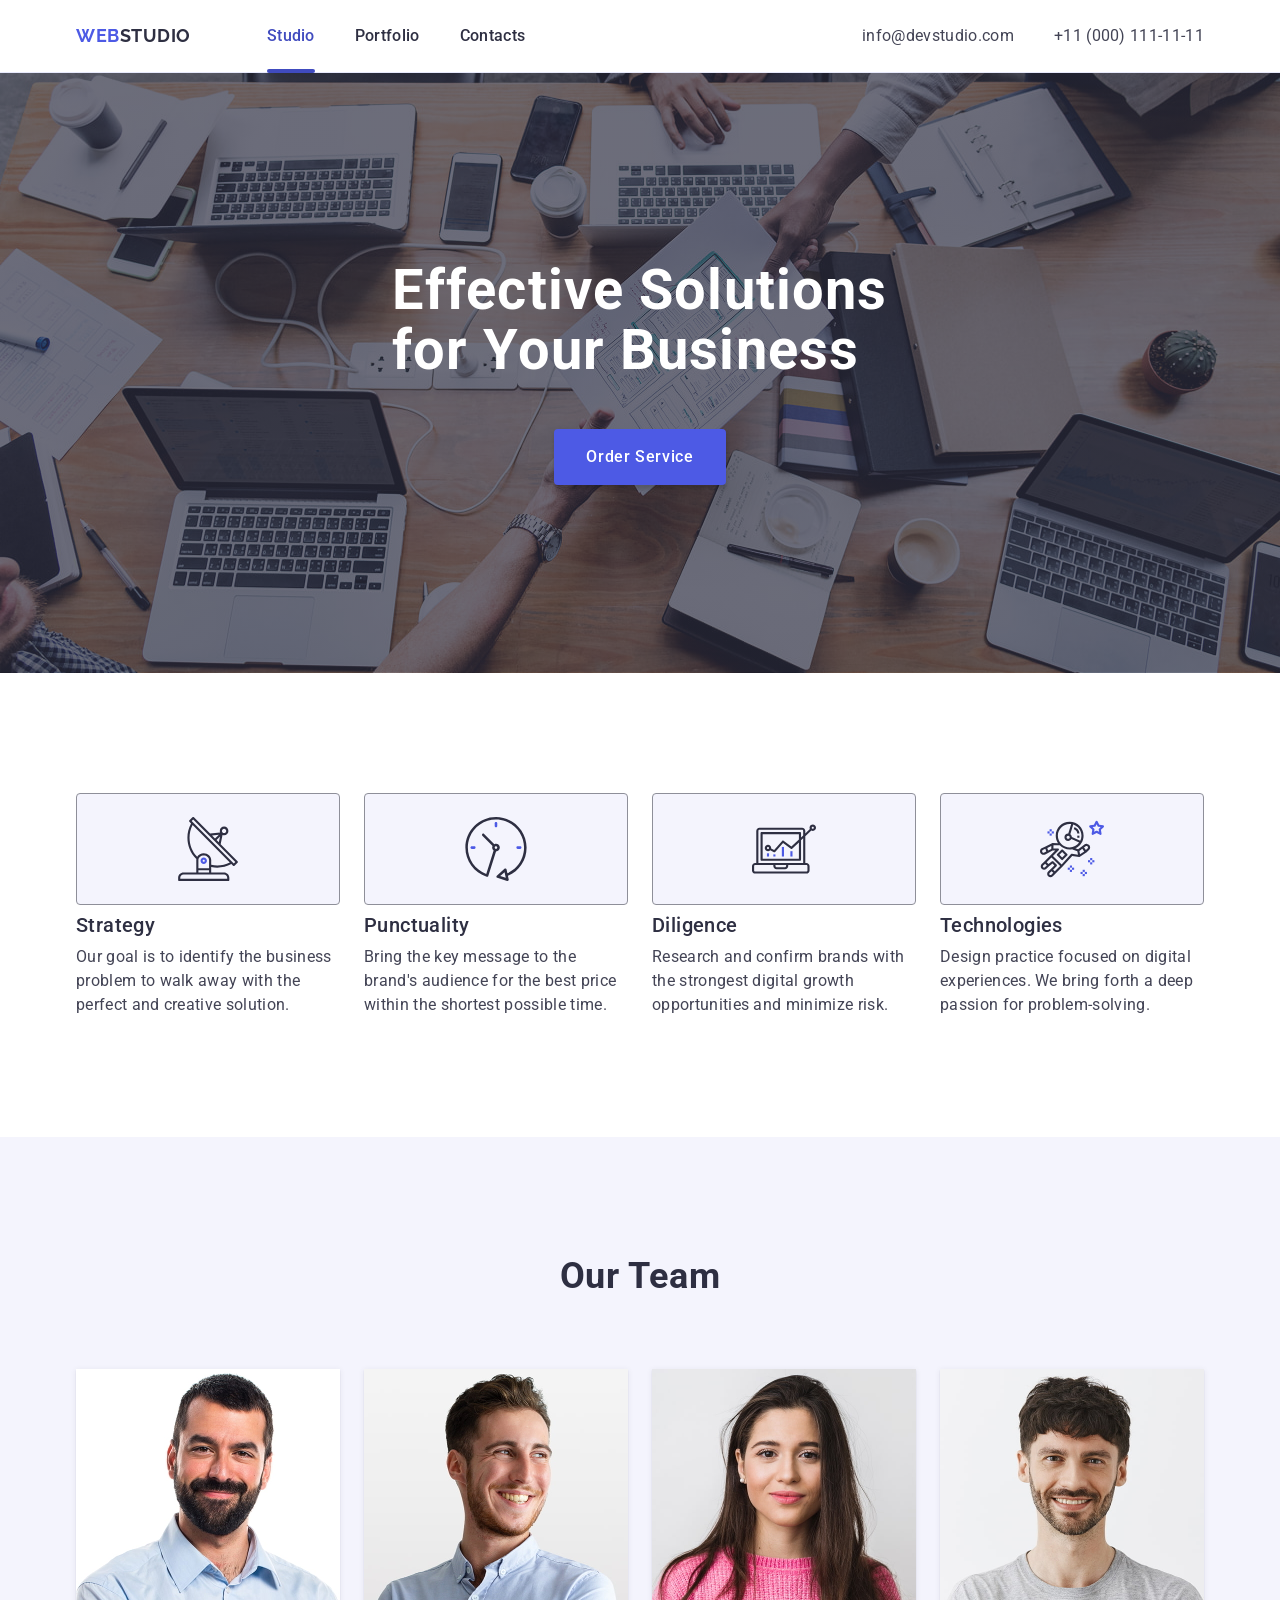
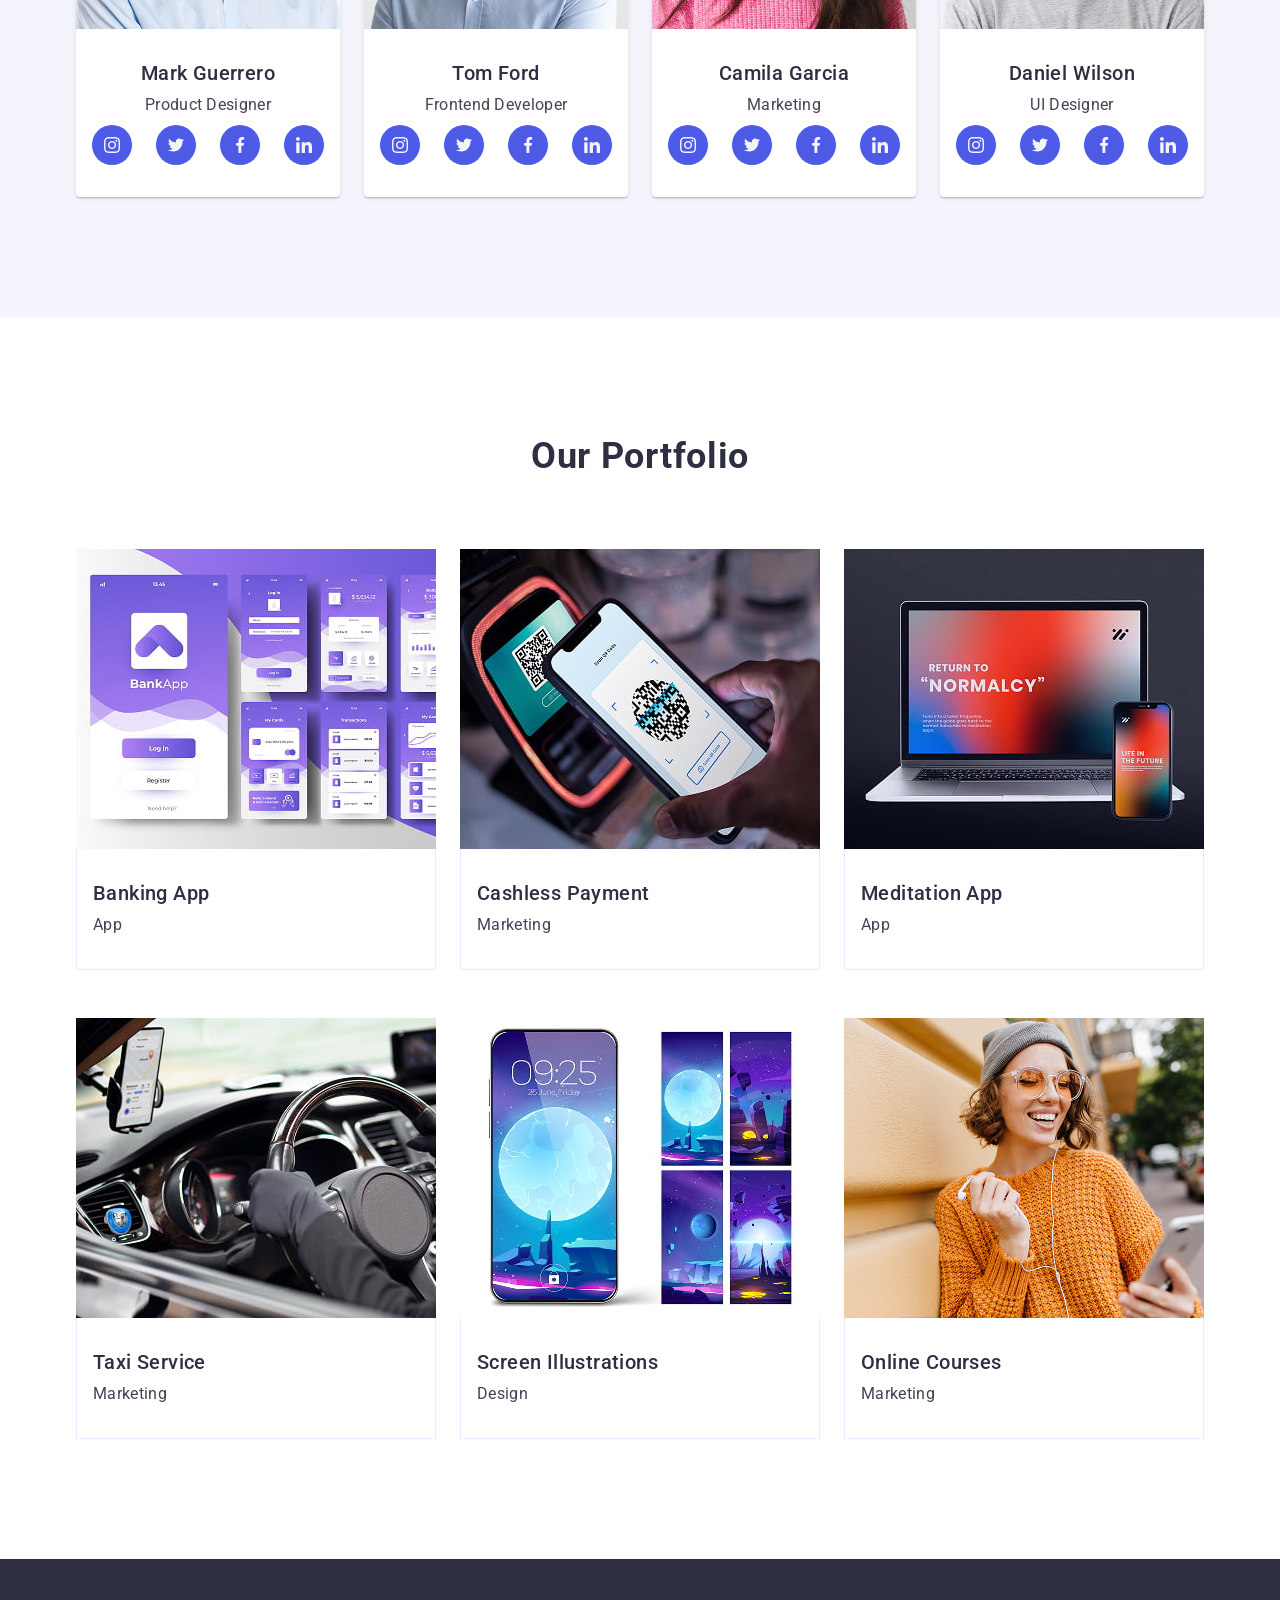
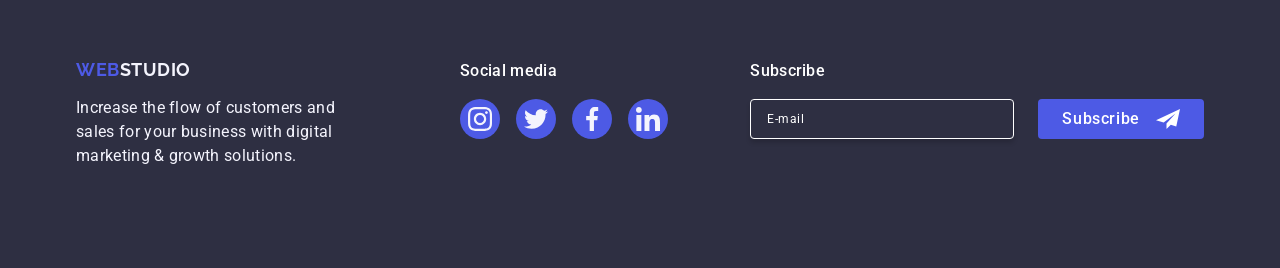
<file: index.html>
<!doctype html>
<html lang="en">
  <head>
    <meta charset="UTF-8" />
    <meta name="viewport" content="width=device-width, initial-scale=1.0" />
    <title>Web Studio</title>

    <!-- Modern Normalize CSS -->
    <link
      rel="stylesheet"
      href="https://cdnjs.cloudflare.com/ajax/libs/modern-normalize/3.0.1/modern-normalize.min.css"
      integrity="sha512-q6WgHqiHlKyOqslT/lgBgodhd03Wp4BEqKeW6nNtlOY4quzyG3VoQKFrieaCeSnuVseNKRGpGeDU3qPmabCANg=="
      crossorigin="anonymous"
      referrerpolicy="no-referrer"
    />

    <!-- Google Fonts -->
    <link rel="preconnect" href="https://fonts.googleapis.com" />
    <link rel="preconnect" href="https://fonts.gstatic.com" crossorigin />
    <link
      href="https://fonts.googleapis.com/css2?family=Raleway:wght@700&family=Roboto:wght@400;500;700&display=swap"
      rel="stylesheet"
    />

    <!-- Our styles CSS -->
    <link rel="stylesheet" href="./css/styles.css" />
  </head>
  <body>
    <!-- Page Header -->
    <header class="page-header">
      <div class="container header-container">
        <nav class="header-nav">
          <a class="logo header-logo" href="./index.html"
            >Web<span class="logo-part">Studio</span></a
          >
          <ul class="nav-list">
            <li class="nav-list-item">
              <a class="nav-link nav-link-current" href="./index.html"
                >Studio</a
              >
            </li>
            <li class="nav-list-item">
              <a class="nav-link" href="">Portfolio</a>
            </li>
            <li class="nav-list-item">
              <a class="nav-link" href="">Contacts</a>
            </li>
          </ul>
        </nav>

        <address class="contacts">
          <ul class="contacts-list">
            <li class="contacts-list-item">
              <a class="contacts-link" href="mailto:info@devstudio.com"
                >info@devstudio.com</a
              >
            </li>
            <li class="contacts-list-item">
              <a class="contacts-link" href="tel:+110001111111"
                >+11 (000) 111-11-11</a
              >
            </li>
          </ul>
        </address>
      </div>
    </header>

    <main>
      <!-- HERO SECTION -->
      <section class="section-hero">
        <div class="container">
          <h1 class="hero-title">Effective Solutions for Your Business</h1>
          <button class="hero-btn" type="button" data-modal-open>
            Order Service
          </button>
        </div>
      </section>

      <!-- FEATURES SECTION -->
      <section class="section-features sections">
        <div class="container">
          <h2 class="visually-hidden">Our features</h2>
          <ul class="feature-list">
            <li class="feature-list-item">
              <div class="feature-icon-box">
                <svg class="feature-icon" width="64" height="64">
                  <use href="./images/icons.svg#icon-antenna"></use>
                </svg>
              </div>
              <h3 class="section-item-title">Strategy</h3>
              <p class="list-item-text">
                Our goal is to identify the business problem to walk away with
                the perfect and creative solution.
              </p>
            </li>
            <li class="feature-list-item">
              <div class="feature-icon-box">
                <svg class="feature-icon" width="64" height="64">
                  <use href="./images/icons.svg#icon-clock"></use>
                </svg>
              </div>
              <h3 class="section-item-title">Punctuality</h3>
              <p class="list-item-text">
                Bring the key message to the brand's audience for the best price
                within the shortest possible time.
              </p>
            </li>
            <li class="feature-list-item">
              <div class="feature-icon-box">
                <svg class="feature-icon" width="64" height="64">
                  <use href="./images/icons.svg#icon-diagram"></use>
                </svg>
              </div>
              <h3 class="section-item-title">Diligence</h3>
              <p class="list-item-text">
                Research and confirm brands with the strongest digital growth
                opportunities and minimize risk.
              </p>
            </li>
            <li class="feature-list-item">
              <div class="feature-icon-box">
                <svg class="feature-icon" width="64" height="64">
                  <use href="./images/icons.svg#icon-astronaut"></use>
                </svg>
              </div>
              <h3 class="section-item-title">Technologies</h3>
              <p class="list-item-text">
                Design practice focused on digital experiences. We bring forth a
                deep passion for problem-solving.
              </p>
            </li>
          </ul>
        </div>
      </section>

      <!-- OUR TEAM SECTION -->
      <section class="section-our-team sections">
        <div class="container">
          <h2 class="section-title">Our Team</h2>
          <ul class="our-team-list">
            <li class="our-team-list-item">
              <img
                src="./images/our-team/mark-guerrero.jpg"
                alt="Mark Guerrero avatar"
                width="264"
                height="260"
              />
              <div class="team-card-content">
                <h3 class="section-item-title section-item-title--center">
                  Mark Guerrero
                </h3>
                <p class="list-item-text our-team-list-text">
                  Product Designer
                </p>

                <ul class="team-social-list">
                  <li class="team-social-item">
                    <a href="#" class="team-social-link">
                      <svg class="team-social-icon" width="16" height="16">
                        <use href="./images/icons.svg#icon-instagram"></use>
                      </svg>
                    </a>
                  </li>
                  <li class="team-social-item">
                    <a href="" class="team-social-link">
                      <svg class="team-social-icon" width="16" height="16">
                        <use href="./images/icons.svg#icon-twitter"></use>
                      </svg>
                    </a>
                  </li>
                  <li class="team-social-item">
                    <a href="" class="team-social-link">
                      <svg class="team-social-icon" width="16" height="16">
                        <use href="./images/icons.svg#icon-facebook"></use>
                      </svg>
                    </a>
                  </li>
                  <li class="team-social-item">
                    <a href="" class="team-social-link">
                      <svg class="team-social-icon" width="16" height="16">
                        <use href="./images/icons.svg#icon-linkedin"></use>
                      </svg>
                    </a>
                  </li>
                </ul>
              </div>
            </li>
            <li class="our-team-list-item">
              <img
                src="./images/our-team/tom-ford.jpg"
                alt="Tom Ford avatar"
                width="264"
                height="260"
              />
              <div class="team-card-content">
                <h3 class="section-item-title section-item-title--center">
                  Tom Ford
                </h3>
                <p class="list-item-text our-team-list-text">
                  Frontend Developer
                </p>

                <ul class="team-social-list">
                  <li class="team-social-item">
                    <a href="#" class="team-social-link">
                      <svg class="team-social-icon" width="16" height="16">
                        <use href="./images/icons.svg#icon-instagram"></use>
                      </svg>
                    </a>
                  </li>
                  <li class="team-social-item">
                    <a href="" class="team-social-link">
                      <svg class="team-social-icon" width="16" height="16">
                        <use href="./images/icons.svg#icon-twitter"></use>
                      </svg>
                    </a>
                  </li>
                  <li class="team-social-item">
                    <a href="" class="team-social-link">
                      <svg class="team-social-icon" width="16" height="16">
                        <use href="./images/icons.svg#icon-facebook"></use>
                      </svg>
                    </a>
                  </li>
                  <li class="team-social-item">
                    <a href="" class="team-social-link">
                      <svg class="team-social-icon" width="16" height="16">
                        <use href="./images/icons.svg#icon-linkedin"></use>
                      </svg>
                    </a>
                  </li>
                </ul>
              </div>
            </li>
            <li class="our-team-list-item">
              <img
                src="./images/our-team/camila-garcia.jpg"
                alt="Camila Garcia avatar"
                width="264"
                height="260"
              />
              <div class="team-card-content">
                <h3 class="section-item-title section-item-title--center">
                  Camila Garcia
                </h3>
                <p class="list-item-text our-team-list-text">Marketing</p>

                <ul class="team-social-list">
                  <li class="team-social-item">
                    <a href="#" class="team-social-link">
                      <svg class="team-social-icon" width="16" height="16">
                        <use href="./images/icons.svg#icon-instagram"></use>
                      </svg>
                    </a>
                  </li>
                  <li class="team-social-item">
                    <a href="" class="team-social-link">
                      <svg class="team-social-icon" width="16" height="16">
                        <use href="./images/icons.svg#icon-twitter"></use>
                      </svg>
                    </a>
                  </li>
                  <li class="team-social-item">
                    <a href="" class="team-social-link">
                      <svg class="team-social-icon" width="16" height="16">
                        <use href="./images/icons.svg#icon-facebook"></use>
                      </svg>
                    </a>
                  </li>
                  <li class="team-social-item">
                    <a href="" class="team-social-link">
                      <svg class="team-social-icon" width="16" height="16">
                        <use href="./images/icons.svg#icon-linkedin"></use>
                      </svg>
                    </a>
                  </li>
                </ul>
              </div>
            </li>
            <li class="our-team-list-item">
              <img
                src="./images/our-team/daniel-wilson.jpg"
                alt="Daniel Wilson avatar"
                width="264"
                height="260"
              />
              <div class="team-card-content">
                <h3 class="section-item-title section-item-title--center">
                  Daniel Wilson
                </h3>
                <p class="list-item-text our-team-list-text">UI Designer</p>

                <ul class="team-social-list">
                  <li class="team-social-item">
                    <a href="#" class="team-social-link">
                      <svg class="team-social-icon" width="16" height="16">
                        <use href="./images/icons.svg#icon-instagram"></use>
                      </svg>
                    </a>
                  </li>
                  <li class="team-social-item">
                    <a href="" class="team-social-link">
                      <svg class="team-social-icon" width="16" height="16">
                        <use href="./images/icons.svg#icon-twitter"></use>
                      </svg>
                    </a>
                  </li>
                  <li class="team-social-item">
                    <a href="" class="team-social-link">
                      <svg class="team-social-icon" width="16" height="16">
                        <use href="./images/icons.svg#icon-facebook"></use>
                      </svg>
                    </a>
                  </li>
                  <li class="team-social-item">
                    <a href="" class="team-social-link">
                      <svg class="team-social-icon" width="16" height="16">
                        <use href="./images/icons.svg#icon-linkedin"></use>
                      </svg>
                    </a>
                  </li>
                </ul>
              </div>
            </li>
          </ul>
        </div>
      </section>

      <!-- Our Portfolio SECTION -->
      <section class="section-portfolio sections">
        <div class="container">
          <h2 class="section-title">Our Portfolio</h2>
          <ul class="portfolio-list">
            <li class="portfolio-item">
              <div class="portfolio-card-media">
                <img
                  class="portfolio-item-img"
                  src="./images/our-portfolio/banking_app.jpg"
                  alt="Banking app interface"
                  width="360"
                  height="300"
                />
                <p class="portfolio-card-overlay-text">
                  14 Stylish and User-Friendly App Design Concepts · Task
                  Manager App · Calorie Tracker App · Exotic Fruit Ecommerce App
                  · Cloud Storage App
                </p>
              </div>

              <div class="portfolio-card-content">
                <h3 class="section-item-title">Banking App</h3>
                <p class="list-item-text">App</p>
              </div>
            </li>
            <li class="portfolio-item">
              <div class="portfolio-card-media">
                <img
                  class="portfolio-item-img"
                  src="./images/our-portfolio/cashless-payment.jpg"
                  alt="Cashless payment"
                  width="360"
                  height="300"
                />
                <p class="portfolio-card-overlay-text">
                  14 Stylish and User-Friendly App Design Concepts · Task
                  Manager App · Calorie Tracker App · Exotic Fruit Ecommerce App
                  · Cloud Storage App
                </p>
              </div>

              <div class="portfolio-card-content">
                <h3 class="section-item-title">Cashless Payment</h3>
                <p class="list-item-text">Marketing</p>
              </div>
            </li>
            <li class="portfolio-item">
              <div class="portfolio-card-media">
                <img
                  class="portfolio-item-img"
                  src="./images/our-portfolio/meditation-app.jpg"
                  alt="Meditation app"
                  width="360"
                  height="300"
                />
                <p class="portfolio-card-overlay-text">
                  14 Stylish and User-Friendly App Design Concepts · Task
                  Manager App · Calorie Tracker App · Exotic Fruit Ecommerce App
                  · Cloud Storage App
                </p>
              </div>

              <div class="portfolio-card-content">
                <h3 class="section-item-title">Meditation App</h3>
                <p class="list-item-text">App</p>
              </div>
            </li>
            <li class="portfolio-item">
              <div class="portfolio-card-media">
                <img
                  class="portfolio-item-img"
                  src="./images/our-portfolio/taxi-service-app.jpg"
                  alt="Taxi service app"
                  width="360"
                  height="300"
                />
                <p class="portfolio-card-overlay-text">
                  14 Stylish and User-Friendly App Design Concepts · Task
                  Manager App · Calorie Tracker App · Exotic Fruit Ecommerce App
                  · Cloud Storage App
                </p>
              </div>

              <div class="portfolio-card-content">
                <h3 class="section-item-title">Taxi Service</h3>
                <p class="list-item-text">Marketing</p>
              </div>
            </li>
            <li class="portfolio-item">
              <div class="portfolio-card-media">
                <img
                  class="portfolio-item-img"
                  src="./images/our-portfolio/mobile-illustrations.jpg"
                  alt="Mobile illustrations"
                  width="360"
                  height="300"
                />
                <p class="portfolio-card-overlay-text">
                  14 Stylish and User-Friendly App Design Concepts · Task
                  Manager App · Calorie Tracker App · Exotic Fruit Ecommerce App
                  · Cloud Storage App
                </p>
              </div>

              <div class="portfolio-card-content">
                <h3 class="section-item-title">Screen Illustrations</h3>
                <p class="list-item-text">Design</p>
              </div>
            </li>
            <li class="portfolio-item">
              <div class="portfolio-card-media">
                <img
                  class="portfolio-item-img"
                  src="./images/our-portfolio/online-learning.jpg"
                  alt="Online learning"
                  width="360"
                  height="300"
                />
                <p class="portfolio-card-overlay-text">
                  14 Stylish and User-Friendly App Design Concepts · Task
                  Manager App · Calorie Tracker App · Exotic Fruit Ecommerce App
                  · Cloud Storage App
                </p>
              </div>

              <div class="portfolio-card-content">
                <h3 class="section-item-title">Online Courses</h3>
                <p class="list-item-text">Marketing</p>
              </div>
            </li>
          </ul>
        </div>
      </section>
    </main>

    <!-- Page Footer -->
    <footer class="page-footer">
      <div class="container footer-container">
        <div class="footer-content">
          <a class="logo footer-logo" href="./index.html"
            >Web<span class="logo-part">Studio</span></a
          >
          <p class="page-footer-text">
            Increase the flow of customers and sales for your business with
            digital marketing & growth solutions.
          </p>
        </div>
        <div>
          <p class="footer-social-text">Social media</p>
          <ul class="team-social-list footer-team-social-list">
            <li class="team-social-item">
              <a href="#" class="team-social-link team-social-link--footer">
                <svg class="team-social-icon" width="24" height="24">
                  <use href="./images/icons.svg#icon-instagram"></use>
                </svg>
              </a>
            </li>
            <li class="team-social-item">
              <a href="" class="team-social-link team-social-link--footer">
                <svg class="team-social-icon" width="24" height="24">
                  <use href="./images/icons.svg#icon-twitter"></use>
                </svg>
              </a>
            </li>
            <li class="team-social-item">
              <a href="" class="team-social-link team-social-link--footer">
                <svg class="team-social-icon" width="24" height="24">
                  <use href="./images/icons.svg#icon-facebook"></use>
                </svg>
              </a>
            </li>
            <li class="team-social-item">
              <a href="" class="team-social-link team-social-link--footer">
                <svg class="team-social-icon" width="24" height="24">
                  <use href="./images/icons.svg#icon-linkedin"></use>
                </svg>
              </a>
            </li>
          </ul>
        </div>

        <!-- Footer Form Subscribe -->
        <div class="footer-subscribe-block">
          <p class="footer-subscribe-title">Subscribe</p>
          <form class="footer-subscribe-form">
            <label class="subscribe-user-email-label">
              <input
                type="email"
                name="user-email"
                id="subscribe_user_email"
                class="footer-subscribe-email"
                placeholder="E-mail"
                spellcheck="false"
              />
            </label>
            <button class="footer-subscribe-btn" type="submit">
              Subscribe
              <svg class="footer-send-icon" width="24" height="24">
                <use href="./images/icons.svg#icon-send"></use>
              </svg>
            </button>
          </form>
        </div>
      </div>
    </footer>

    <!-- Modal Window -->
    <div class="modal-overlay" data-modal>
      <div class="modal">
        <button
          class="modal-close-btn"
          type="button"
          data-modal-close
          aria-label="Close modal"
        >
          <svg class="modal-close-icon" width="8" height="8">
            <use href="./images/icons.svg#icon-close"></use>
          </svg>
        </button>

        <p class="modal-title">Leave your contacts and we will call you back</p>

        <form class="modal-form" name="modal-contact-form">
          <!-- Name -->
          <div class="modal-field">
            <label class="modal-label" for="user-name">Name</label>

            <div class="modal-input-wrap">
              <input
                class="modal-input"
                type="text"
                id="user-name"
                name="user-name"
                placeholder=" "
                required
              />
              <svg
                class="modal-input-icon"
                width="18"
                height="24"
                aria-hidden="true"
              >
                <use href="./images/icons.svg#icon-person"></use>
              </svg>
            </div>
          </div>

          <!-- Phone -->
          <div class="modal-field">
            <label class="modal-label" for="user-phone">Phone</label>

            <div class="modal-input-wrap">
              <input
                class="modal-input"
                type="tel"
                id="user-phone"
                name="user-phone"
                placeholder=" "
                required
              />
              <svg
                class="modal-input-icon"
                width="18"
                height="24"
                aria-hidden="true"
              >
                <use href="./images/icons.svg#icon-phone"></use>
              </svg>
            </div>
          </div>

          <!-- Email -->
          <div class="modal-field">
            <label class="modal-label" for="user-email">Email</label>

            <div class="modal-input-wrap">
              <input
                class="modal-input"
                type="email"
                id="user-email"
                name="user-email"
                placeholder=" "
                required
              />
              <svg
                class="modal-input-icon"
                width="18"
                height="24"
                aria-hidden="true"
              >
                <use href="./images/icons.svg#icon-email"></use>
              </svg>
            </div>
          </div>

          <!-- Comment -->
          <div class="modal-field modal-field-comment">
            <label class="modal-label" for="user-comment">Comment</label>
            <textarea
              class="modal-textarea"
              id="user-comment"
              name="user-comment"
              placeholder="Text input"
            ></textarea>
          </div>

          <!-- Checkbox -->
          <div class="modal-field modal-checkbox-wrap">
            <input
              class="modal-checkbox visually-hidden"
              type="checkbox"
              id="user-privacy"
              name="user-privacy"
              value="true"
              required
            />

            <label class="modal-privacy-label" for="user-privacy">
              <span class="modal-privacy-box" aria-hidden="true">
                <svg class="modal-privacy-icon" width="10" height="8">
                  <use href="./images/icons.svg#icon-check"></use>
                </svg>
              </span>

              I accept the terms and conditions of the
              <a class="modal-privacy-link" href="">Privacy Policy</a>
            </label>
          </div>

          <button class="modal-submit-btn" type="submit">Send</button>
        </form>
      </div>
    </div>

    <script src="./js/modal.js"></script>
  </body>
</html>
</file>
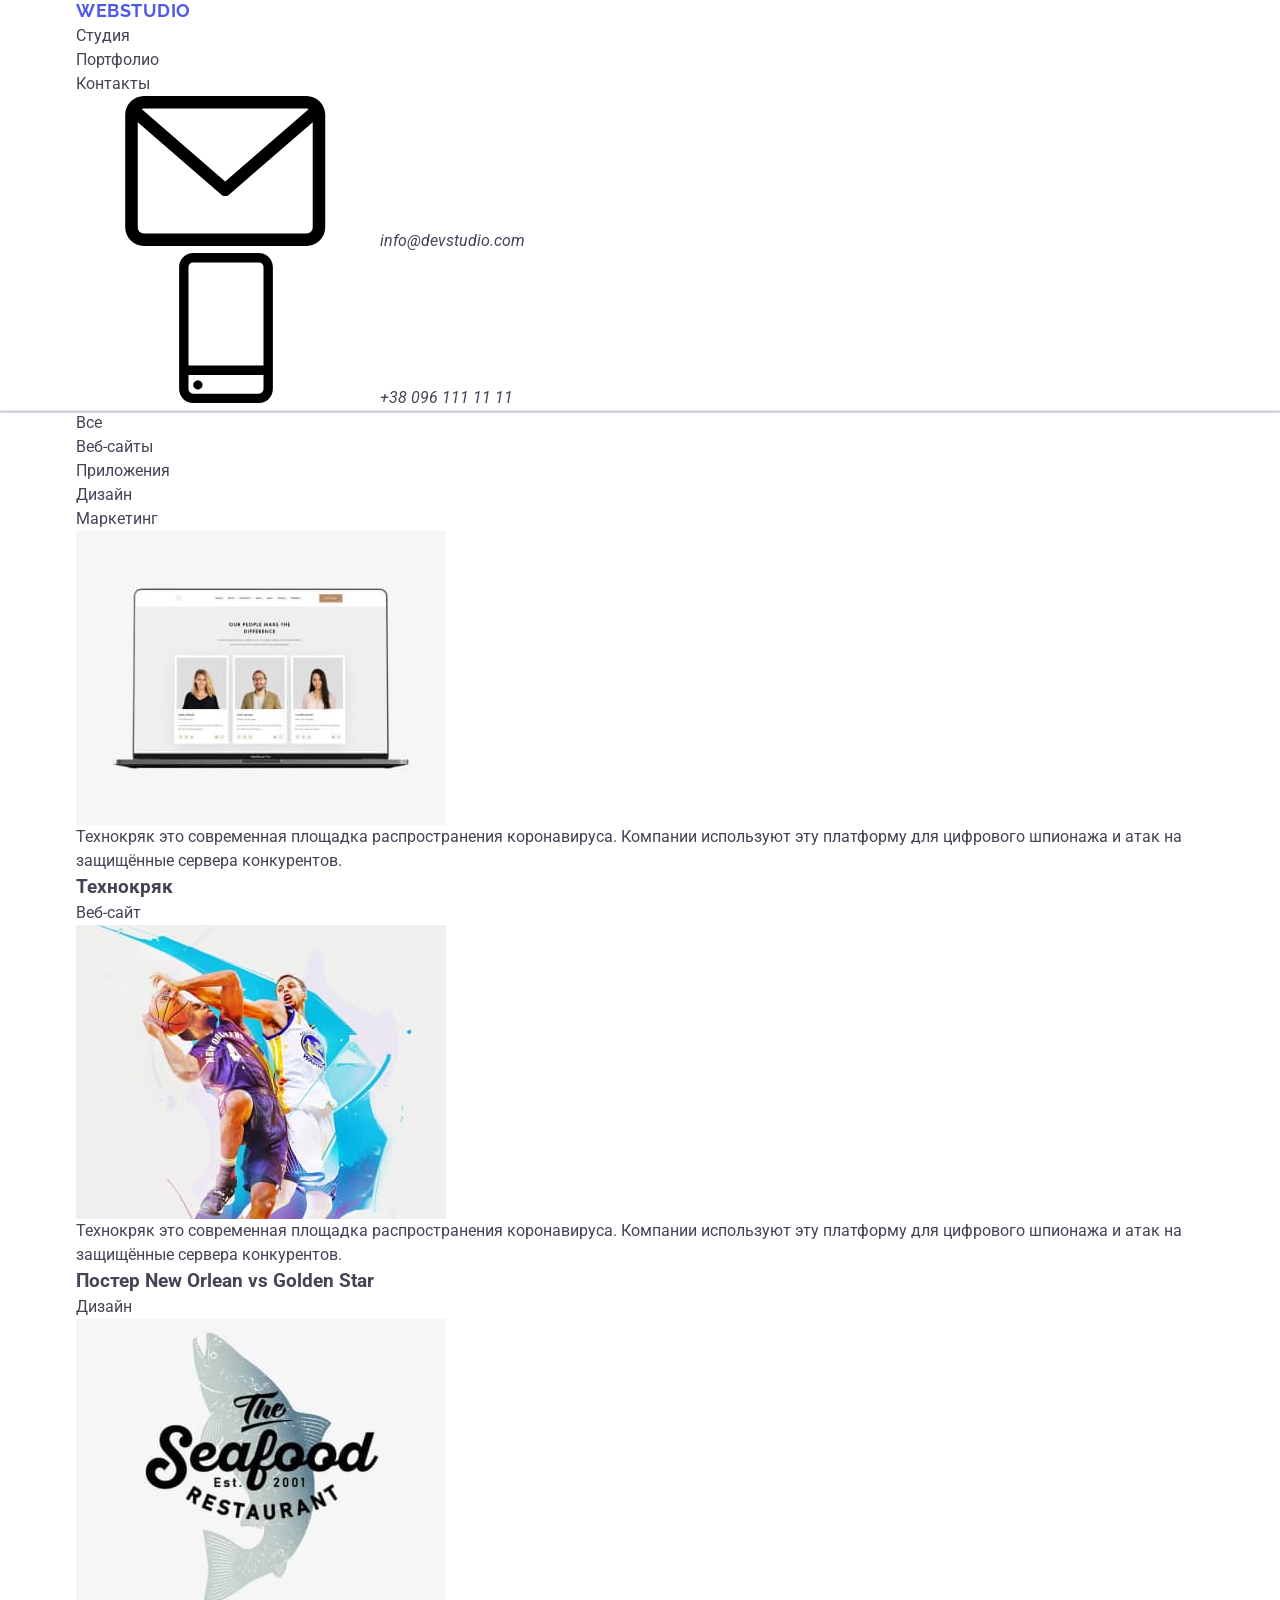
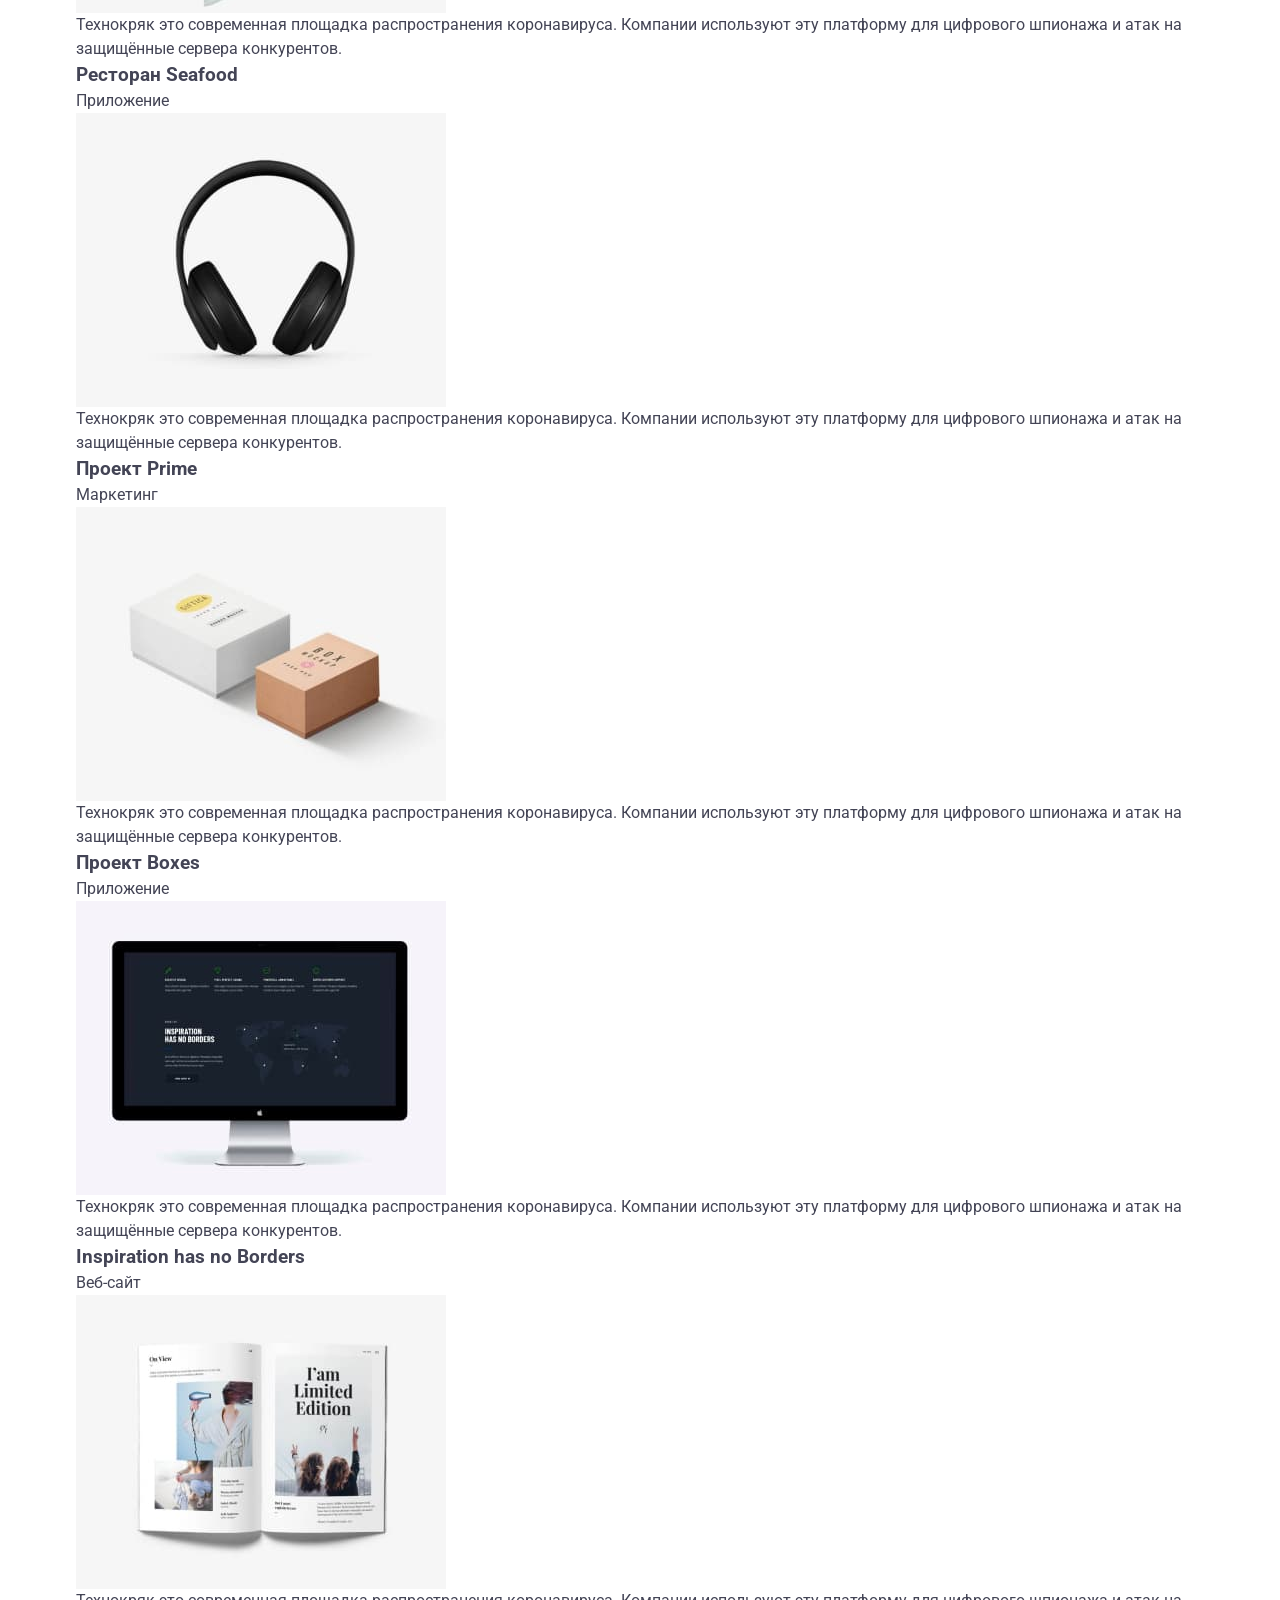
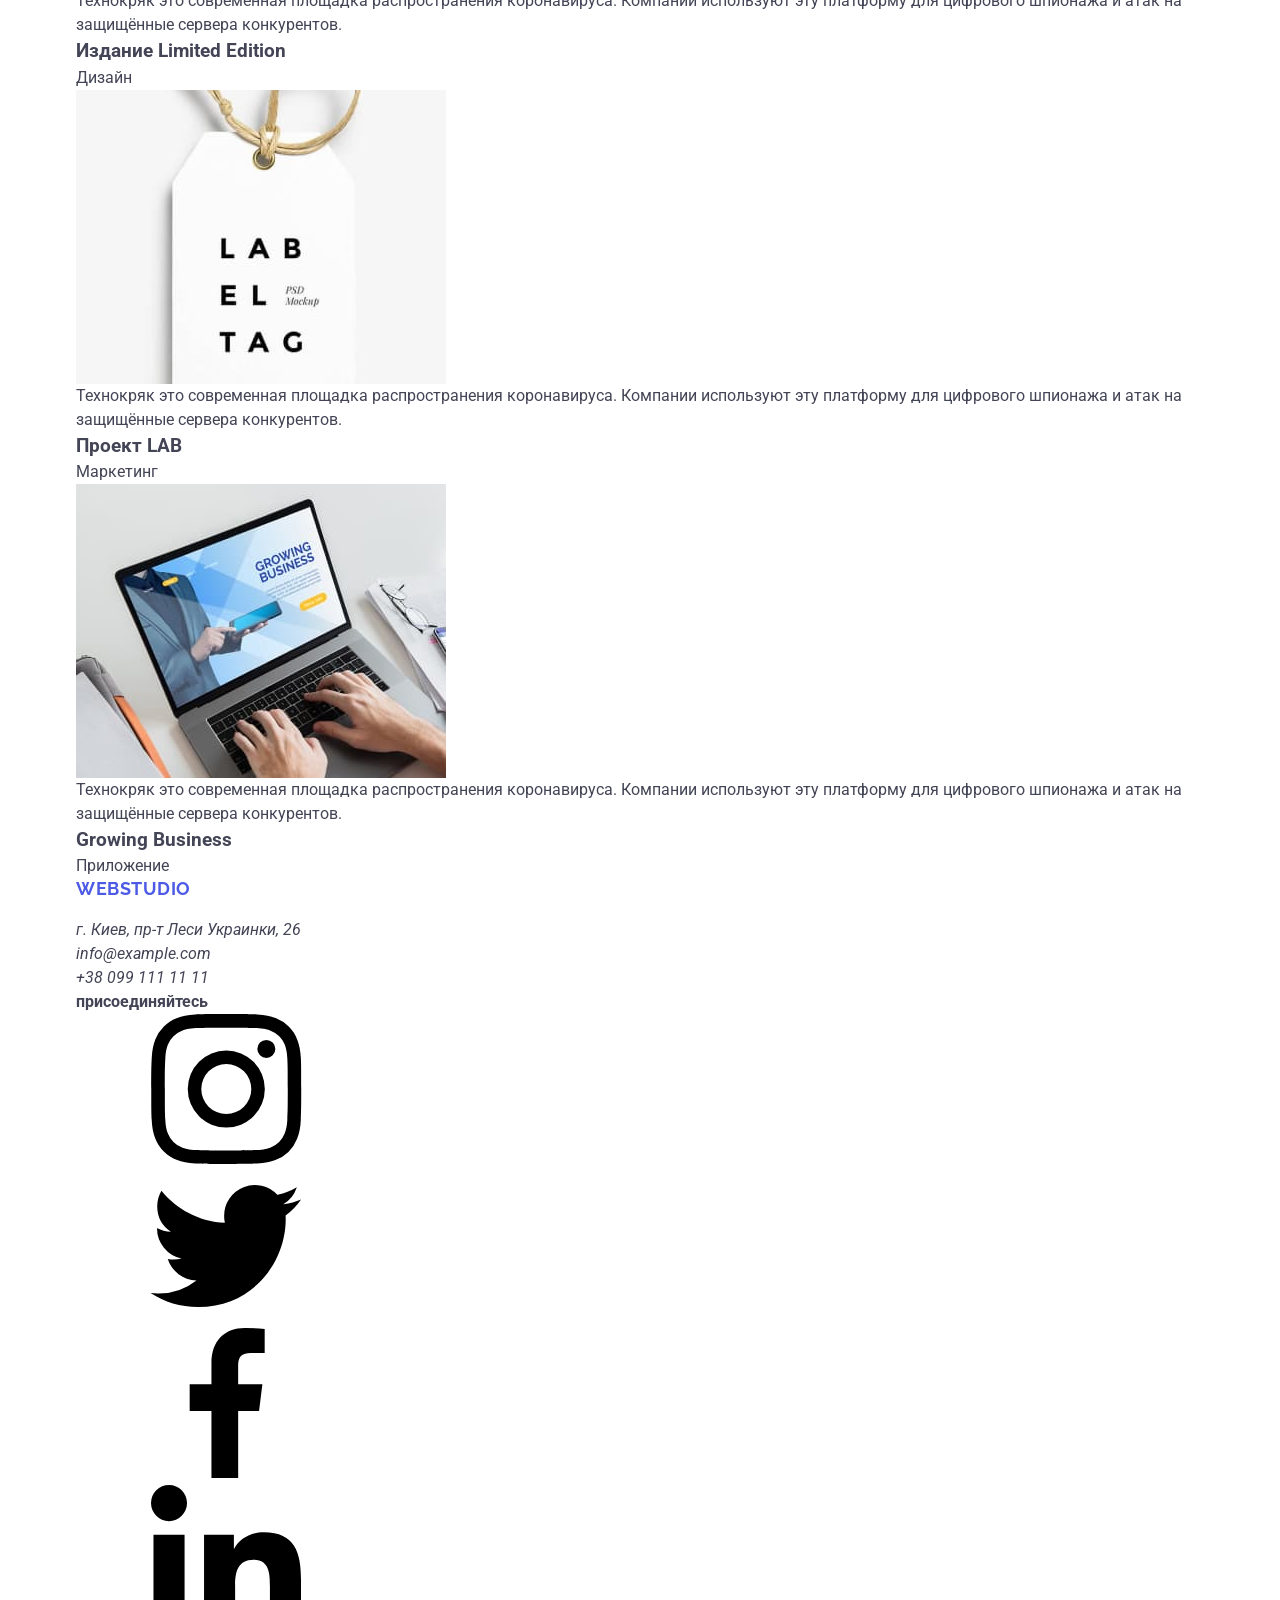
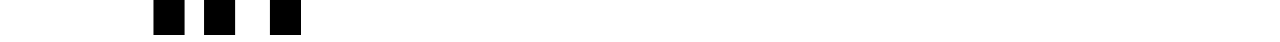
<file: portfolio.html>
<!DOCTYPE html>
<html lang="ru">
  <head>
    <meta charset="UTF-8" />
    <meta name="viewport" content="width=device-width, initial-scale=1.0" />
    <title>Портфолио</title>
    <link
      href="https://fonts.googleapis.com/css2?family=Raleway:wght@700&family=Roboto:wght@400;500;700&display=swap"
      rel="stylesheet"
    />
    <link
      rel="stylesheet"
      href="https://cdnjs.cloudflare.com/ajax/libs/modern-normalize/1.0.0/modern-normalize.min.css"
    />
    <link rel="stylesheet" href="./css/styles.css" />
  </head>
  <body>
    <!--Хедер-->
    <header class="page-header header-portfolio">
      <div class="container main-nav">
        <nav class="navigation">
          <a href="./index.html" class="logo"
            >Web<span class="logo-header">Studio</span></a
          >

          <ul class="site-nav list">
            <li class="item">
              <a href="./index.html" class="link">Студия</a>
            </li>
            <li class="item">
              <a href="./portfolio.html" class="link portfolio">Портфолио</a>
            </li>
            <li class="item">
              <a href="" class="link">Контакты</a>
            </li>
          </ul>
        </nav>
        <address>
          <ul class="addres-list list">
            <li class="item">
              <a href="mailto:info@devstudio.com" class="mail icon-mail-link">
                <svg class="icon-e-mail">
                  <use
                    href="./images/icons-svg/symbol-defs.svg#icon-e-mail"
                  ></use>
                </svg>
                info@devstudio.com</a
              >
            </li>
            <li class="item">
              <a href="tel:+380961111111" class="tel icon-mail-link">
                <svg class="icon-smartphone">
                  <use
                    href="./images/icons-svg/symbol-defs.svg#icon-smartphone"
                  ></use>
                </svg>
                +38 096 111 11 11</a
              >
            </li>
          </ul>
        </address>
      </div>
    </header>
    <main>
      <section class="section">
        <div class="container">
          <!--Основной контент-->
          <!--h1 Портфолио и h2 Фильтр работ для семантики потом скроем-->
          <h2 hidden>Фильтр робот</h2>
          <ul class="list button-list">
            <li class="item buttons button-all">Все</li>
            <li class="item buttons button-veb">Веб-сайты</li>
            <li class="item buttons button-applications">Приложения</li>
            <li class="item buttons button-design">Дизайн</li>
            <li class="item buttons button-marketing">Маркетинг</li>
          </ul>

          <ul class="portfolio-link list">
            <li class="item item-website">
              <a href="" class="link-portfolio">
                <div class="portfolio-img">
                  <img
                    src="./images/technokriak-website.jpg"
                    alt="Веб сайт: Технокряк"
                    width="370px"
                  />
                  <p class="portfolio-text-link">
                    Технокряк это современная площадка распространения
                    коронавируса. Компании используют эту платформу для
                    цифрового шпионажа и атак на защищённые сервера конкурентов.
                  </p>
                </div>
                <div class="portfolio-text">
                  <h3 class="title">Технокряк</h3>
                  <p class="text">Веб-сайт</p>
                </div>
              </a>
            </li>
            <li class="item item-design">
              <a href="" class="link-portfolio">
                <div class="portfolio-img">
                  <img
                    src="./images/poster-design.jpg"
                    alt="Постер Новый Орлеан против Голден Стар"
                    width="370px"
                  />
                  <p class="portfolio-text-link">
                    Технокряк это современная площадка распространения
                    коронавируса. Компании используют эту платформу для
                    цифрового шпионажа и атак на защищённые сервера конкурентов.
                  </p>
                </div>
                <div class="portfolio-text">
                  <h3 class="title">Постер New Orlean vs Golden Star</h3>
                  <p class="text">Дизайн</p>
                </div>
              </a>
            </li>
            <li class="item item-annex">
              <a href="" class="link-portfolio">
                <div class="portfolio-img">
                  <img
                    src="./images/restaurant-annex.jpg"
                    alt="Ресторан морепродукты"
                    width="370px"
                  />
                  <p class="portfolio-text-link">
                    Технокряк это современная площадка распространения
                    коронавируса. Компании используют эту платформу для
                    цифрового шпионажа и атак на защищённые сервера конкурентов.
                  </p>
                </div>
                <div class="portfolio-text">
                  <h3 class="title">Ресторан Seafood</h3>
                  <p class="text">Приложение</p>
                </div>
              </a>
            </li>
            <li class="item item-marketing">
              <a href="" class="link-portfolio">
                <div class="portfolio-img">
                  <img
                    src="./images/prime-marketing.jpg"
                    alt="Проект прайм"
                    width="370px"
                  />
                  <p class="portfolio-text-link">
                    Технокряк это современная площадка распространения
                    коронавируса. Компании используют эту платформу для
                    цифрового шпионажа и атак на защищённые сервера конкурентов.
                  </p>
                </div>
                <div class="portfolio-text">
                  <h3 class="title">Проект Prime</h3>
                  <p class="text">Маркетинг</p>
                </div>
              </a>
            </li>
            <li class="item item-annex-link">
              <a href="" class="link-portfolio">
                <div class="portfolio-img">
                  <img
                    src="./images/boxes-annex.jpg"
                    alt="Проект коробки"
                    width="370px"
                  />
                  <p class="portfolio-text-link">
                    Технокряк это современная площадка распространения
                    коронавируса. Компании используют эту платформу для
                    цифрового шпионажа и атак на защищённые сервера конкурентов.
                  </p>
                </div>
                <div class="portfolio-text">
                  <h3 class="title">Проект Boxes</h3>
                  <p class="text">Приложение</p>
                </div>
              </a>
            </li>
            <li class="item item-website-link">
              <a href="" class="link-portfolio">
                <div class="portfolio-img">
                  <img
                    src="./images/inspiration-website.jpg"
                    alt="Монитор вдохновения"
                    width="370px"
                  />
                  <p class="portfolio-text-link">
                    Технокряк это современная площадка распространения
                    коронавируса. Компании используют эту платформу для
                    цифрового шпионажа и атак на защищённые сервера конкурентов.
                  </p>
                </div>
                <div class="portfolio-text">
                  <h3 class="title">Inspiration has no Borders</h3>
                  <p class="text">Веб-сайт</p>
                </div>
              </a>
            </li>
            <li class="item item-design-link">
              <a href="" class="link-portfolio">
                <div class="portfolio-img">
                  <img
                    src="./images/edition-design.jpg"
                    alt="Лимитованое издание"
                    width="370px"
                  />
                  <p class="portfolio-text-link">
                    Технокряк это современная площадка распространения
                    коронавируса. Компании используют эту платформу для
                    цифрового шпионажа и атак на защищённые сервера конкурентов.
                  </p>
                </div>
                <div class="portfolio-text">
                  <h3 class="title">Издание Limited Edition</h3>
                  <p class="text">Дизайн</p>
                </div>
              </a>
            </li>
            <li class="item item-marketing-link">
              <a href="" class="link-portfolio">
                <div class="portfolio-img">
                  <img
                    src="./images/lab-marketing.jpg"
                    alt="Проект лаборатория"
                    width="370px"
                  />
                  <p class="portfolio-text-link">
                    Технокряк это современная площадка распространения
                    коронавируса. Компании используют эту платформу для
                    цифрового шпионажа и атак на защищённые сервера конкурентов.
                  </p>
                </div>
                <div class="portfolio-text">
                  <h3 class="title">Проект LAB</h3>
                  <p class="text">Маркетинг</p>
                </div>
              </a>
            </li>
            <li class="item item-annex-business">
              <a href="" class="link-portfolio">
                <div class="portfolio-img">
                  <img
                    src="./images/business-annex.jpg"
                    alt="Растущий бизнес"
                    width="370px"
                  />
                  <p class="portfolio-text-link">
                    Технокряк это современная площадка распространения
                    коронавируса. Компании используют эту платформу для
                    цифрового шпионажа и атак на защищённые сервера конкурентов.
                  </p>
                </div>
                <div class="portfolio-text">
                  <h3 class="title">Growing Business</h3>
                  <p class="text">Приложение</p>
                </div>
              </a>
            </li>
          </ul>
        </div>
      </section>
    </main>
    <!--Футер-->
    <footer class="footer">
      <div class="container footer-icon">
        <div>
          <div class="footer-logo">
            <a href="./index.html" class="logo"
              >Web<span class="logo-footer">Studio</span></a
            >
          </div>
          <address>
            <div class="list-footer">
              <ul class="adres-footer list">
                <li class="adres">г. Киев, пр-т Леси Украинки, 26</li>
                <li>
                  <a href="mailto:info@example.com" class="mail"
                    >info@example.com</a
                  >
                </li>
                <li>
                  <a href="tel:+380991111111" class="tel">+38 099 111 11 11</a>
                </li>
              </ul>
            </div>
          </address>
        </div>
        <div>
          <b class="text-footer">присоединяйтесь</b>
          <ul class="list social-icon-list dark-icon-footer">
            <li class="social-icon-item">
              <a
                class="social-icon-link icon-link-footer"
                href="https://www.instagram.com/"
              >
                <svg class="icon-social">
                  <use
                    href="./images/icons-svg/symbol-defs.svg#icon-instagram"
                  ></use>
                </svg>
              </a>
            </li>
            <li class="social-icon-item">
              <a
                class="social-icon-link icon-link-footer"
                href="https://twitter.com/"
              >
                <svg class="icon-social">
                  <use
                    href="./images/icons-svg/symbol-defs.svg#icon-twitter"
                  ></use>
                </svg>
              </a>
            </li>
            <li class="social-icon-item">
              <a
                class="social-icon-link icon-link-footer"
                href="https://www.facebook.com/"
              >
                <svg class="icon-social">
                  <use
                    href="./images/icons-svg/symbol-defs.svg#icon-facebook"
                  ></use>
                </svg>
              </a>
            </li>
            <li class="social-icon-item">
              <a
                class="social-icon-link icon-link-footer"
                href="https://www.linkedin.com/"
              >
                <svg class="icon-social">
                  <use
                    href="./images/icons-svg/symbol-defs.svg#icon-linkedin"
                  ></use>
                </svg>
              </a>
            </li>
          </ul>
        </div>
      </div>
    </footer>
  </body>
</html>
</file>
<file: css/styles.css>
/* ==============  VARIABLES =========== */
:root {
  --primary-font: 'Roboto', sans-serif;
  --secondary-font: 'Raleway', sans-serif;
  --primary-color: #434455;
  --secondary-color: #2e2f42;
  --accent-color: #4d5ae5;
  --accent-color-hover: #404bbf;
  --accent-color-hover-secondary: #31d0aa;
  --color-background-page: #ffffff;
  --bg-color-section: #f4f4fd;
  --color-on-dark: #ffffff;
  --color-footer-text: #f4f4fd;
  --bg-color-modal: #fcfcfc;

  --section-padding-block: 120px;
}
/* ==============  /VARIABLES =========== */

/* ==============  RESET STYLES =========== */

h1,
h2,
h3,
h4,
h5,
h6,
p {
  margin-top: 0;
  margin-bottom: 0;
}

ul,
ol {
  margin-top: 0;
  margin-bottom: 0;
  padding-left: 0;
  list-style-type: none;
}

a {
  text-decoration: none;
  color: inherit;
}

button {
  cursor: pointer;
}

img {
  display: block;
  max-width: 100%;
  object-fit: cover;
}

/* ==============  / RESET STYLES =========== */

/* ==============  COMMON STYLES =========== */

body {
  font-family: var(--primary-font);
  color: var(--primary-color);
  background-color: var(--color-background-page);
  line-height: 1.5;
}

.container {
  width: 1158px;
  max-width: 1158px;
  padding-left: 15px;
  padding-right: 15px;
  margin-left: auto;
  margin-right: auto;
}

.sections {
  padding-block: var(--section-padding-block);
}

.section-title {
  font-size: 36px;
  line-height: 1.11;
  letter-spacing: 0.02em;
  text-align: center;
  text-transform: capitalize;
  color: var(--secondary-color);

  margin-bottom: 72px;
}

.section-item-title {
  font-weight: 500;
  font-size: 20px;
  line-height: 1.2;
  letter-spacing: 0.02em;
  color: var(--secondary-color);

  margin-bottom: 8px;
}

.list-item-text {
  letter-spacing: 0.02em;
}

.visually-hidden {
  position: absolute;
  width: 1px;
  height: 1px;
  margin: -1px;
  border: 0;
  padding: 0;

  white-space: nowrap;
  clip-path: inset(100%);
  clip: rect(0, 0, 0, 0);
  overflow: hidden;
}

/* ==============  /COMMON STYLES =========== */

/* =============== Page HEADER STYLES =========== */
.page-header {
  border-bottom: 1px solid #e7e9fc;
  box-shadow:
    0 1px 6px 0 rgba(46, 47, 66, 0.08),
    0 1px 1px 0 rgba(46, 47, 66, 0.16),
    0 2px 1px 0 rgba(46, 47, 66, 0.08);
}

.header-container {
  display: flex;
  align-items: center;
}

.header-nav {
  display: flex;
  align-items: center;
}

.logo {
  font-family: var(--secondary-font);
  font-weight: 700;
  font-size: 18px;
  line-height: 1.17;
  letter-spacing: 0.03em;
  text-transform: uppercase;
  color: var(--accent-color);
}

.header-logo {
  padding: 24px 0;
  margin-right: 76px;
}

.header-logo .logo-part {
  color: var(--secondary-color);
}

.nav-list {
  display: flex;
  align-items: center;
}

.nav-list-item:not(:last-child) {
  margin-right: 40px;
}

.nav-link {
  display: block;
  padding: 24px 0;
  width: max-content;
  max-width: 100%;

  font-weight: 500;
  line-height: 1.5;
  letter-spacing: 0.02em;
  color: var(--secondary-color);

  transition: color 250ms cubic-bezier(0.4, 0, 0.2, 1);
}

.nav-link.nav-link-current {
  position: relative;
}

.nav-link.nav-link-current::after {
  content: '';

  position: absolute;
  left: 0;
  bottom: -1px;

  width: 100%;
  height: 4px;

  background-color: var(--accent-color-hover);
  border-radius: 2px;
}

.contacts {
  font-style: normal;
  margin-left: auto;
}

.contacts-list {
  display: flex;
  align-items: center;
}

.contacts-list-item:not(:last-child) {
  margin-right: 40px;
}

.contacts-link {
  display: block;
  padding: 24px 0;

  line-height: 1.5;
  letter-spacing: 0.02em;

  transition: color 250ms cubic-bezier(0.4, 0, 0.2, 1);
}

.nav-link:hover,
.nav-link:focus,
.contacts-link:hover,
.contacts-link:focus,
.nav-link.nav-link-current {
  color: var(--accent-color-hover);
}
/* ===============  /Page HEADER STYLES  =========== */

/* ==============  HERO SECTION STYLES =========== */
.section-hero {
  max-width: 1440px;
  margin-left: auto;
  margin-right: auto;
  background-color: var(--secondary-color);
  padding-block: 188px;
  background-image:
    linear-gradient(rgb(46 47 66 / 0.7), rgb(46 47 66 / 0.7)),
    url(../images/hero/people-office.jpg);
  background-repeat: no-repeat;
  background-position: center center;
  background-size: cover;
}

.hero-title {
  font-size: 56px;
  line-height: 1.07;
  letter-spacing: 0.02em;
  max-width: 496px;
  color: var(--color-on-dark);

  margin: 0 auto;
  margin-bottom: 48px;
}

.hero-btn {
  display: block;
  margin: 0 auto;

  min-width: 169px;
  height: 56px;
  border: none;

  font-weight: 500;
  line-height: 1.5;
  letter-spacing: 0.04em;
  color: var(--color-on-dark);

  background-color: var(--accent-color);
  box-shadow: 0 4px 4px 0 rgba(0, 0, 0, 0.15);
  border-radius: 4px;

  padding: 16px 32px;

  transition: background-color 250ms cubic-bezier(0.4, 0, 0.2, 1);
}

.hero-btn:hover,
.hero-btn:focus {
  background-color: var(--accent-color-hover);
}
/* ==============  /HERO SECTION STYLES =========== */

/* ==============  FEATURES STYLES =========== */
.feature-list {
  display: flex;
  flex-wrap: wrap;
}

.feature-list-item {
  flex-basis: calc((100% - 3 * 24px) / 4);
}

.feature-list-item:not(:last-child) {
  margin-right: 24px;
}

.feature-icon-box {
  border: 1px solid #8e8f99;
  border-radius: 4px;
  background-color: var(--bg-color-section);
  height: 112px;
  margin-bottom: 8px;

  display: flex;
  align-items: center;
  justify-content: center;
}

/* ==============  /FEATURES STYLES =========== */

/* ==============  OUR TEAM STYLES =========== */
.section-our-team {
  background-color: var(--bg-color-section);
}

.our-team-list {
  display: flex;
  flex-wrap: wrap;
  gap: 24px;
}

.our-team-list-item {
  border-radius: 0 0 4px 4px;
  background-color: var(--color-background-page);
  box-shadow:
    0 2px 1px 0 rgba(46, 47, 66, 0.08),
    0 1px 1px 0 rgba(46, 47, 66, 0.16),
    0 1px 6px 0 rgba(46, 47, 66, 0.08);

  flex-basis: calc((100% - 3 * 24px) / 4);
}

/*
.our-team-list-item:not(:last-child) {
  margin-right: 24px;
}
*/

.team-card-content {
  padding: 32px 0;
}

.section-item-title--center,
.our-team-list-text {
  text-align: center;
}

.team-social-list {
  display: flex;
  justify-content: center;
  gap: 24px;
  margin-top: 8px;
}

.team-social-link {
  width: 40px;
  height: 40px;
  border-radius: 50%;
  background-color: var(--accent-color);

  display: flex;
  align-items: center;
  justify-content: center;

  transition: background-color 250ms cubic-bezier(0.4, 0, 0.2, 1);
}

.team-social-icon {
  fill: var(--color-footer-text);
}
.team-social-link:hover,
.team-social-link:focus {
  background-color: var(--accent-color-hover);
}
/* ==============  /OUR TEAM STYLES =========== */

/* ==============  OUR PORTFOLIO STYLES =========== */

.portfolio-list {
  display: flex;
  flex-wrap: wrap;
  column-gap: 24px;
  row-gap: 48px;
}

.portfolio-item {
  flex-basis: calc((100% - 2 * 24px) / 3);
  transition: box-shadow 250ms cubic-bezier(0.4, 0, 0.2, 1);
}

.portfolio-item:hover,
.portfolio-item:focus {
  box-shadow:
    0 2px 1px 0 rgba(46, 47, 66, 0.08),
    0 1px 1px 0 rgba(46, 47, 66, 0.16),
    0 1px 6px 0 rgba(46, 47, 66, 0.08);
}

.portfolio-card-media {
  position: relative;
  overflow: hidden;
}

.portfolio-card-content {
  border-bottom: 1px solid #e7e9fc;
  border-left: 1px solid #e7e9fc;
  border-right: 1px solid #e7e9fc;
  padding: 32px 16px;
}

.portfolio-card-overlay-text {
  line-height: 1.5;
  letter-spacing: 0.02em;
  color: var(--color-footer-text);
  padding: 40px 32px;
  background-color: var(--accent-color);

  position: absolute;
  top: 0;
  left: 0;
  width: 100%;
  height: 100%;
  transform: translateY(100%);
  transition: transform 250ms cubic-bezier(0.4, 0, 0.2, 1);
}

.portfolio-item:hover .portfolio-card-overlay-text,
.portfolio-item:focus .portfolio-card-overlay-text {
  transform: translateY(0);
}

/* ==============  /OUR PORTFOLIO STYLES =========== */

/* ==============  PAGE FOOTER STYLES =========== */
.page-footer {
  background-color: var(--secondary-color);
  padding-block: 100px;
}

.footer-container {
  display: flex;
  align-items: baseline;
}

.footer-content {
  margin-right: 120px;
}

.footer-logo .logo-part,
.page-footer-text {
  color: var(--color-footer-text);
}

.footer-logo {
  display: inline-block;
  margin-bottom: 16px;
}

.page-footer-text {
  letter-spacing: 0.02em;
  max-width: 264px;
}

.footer-team-social-list {
  gap: 16px;
}

.footer-social-text {
  font-weight: 500;
  line-height: 1.5;
  letter-spacing: 0.02em;
  color: var(--color-on-dark);
  margin-bottom: 16px;
}

.team-social-link--footer:hover,
.team-social-link--footer:focus {
  background-color: var(--accent-color-hover-secondary);
}

.footer-subscribe-block {
  margin-left: auto;
}

.footer-subscribe-title {
  font-weight: 500;
  color: var(--color-on-dark);
  letter-spacing: 0.02em;
  margin-bottom: 16px;
}

.footer-subscribe-form {
  display: flex;
  gap: 24px;
}

.footer-subscribe-email {
  color: var(--color-on-dark);
  border: 1px solid var(--color-on-dark);
  border-radius: 4px;
  width: 264px;
  height: 40px;
  background-color: transparent;
  padding: 8px 16px;
  outline: none;

  font-size: 12px;
  line-height: 2;
  letter-spacing: 0.04em;

  box-shadow: 0 4px 4px 0 rgb(0 0 0 / 0.15);

  transition: border 250ms cubic-bezier(0.4, 0, 0.2, 1);
}

.footer-subscribe-email:hover,
.footer-subscribe-email:focus {
  border: 1px solid var(--accent-color-hover-secondary);
}

.footer-subscribe-email::placeholder {
  font-size: 12px;
  line-height: 2;
  letter-spacing: 0.04em;
  color: var(--color-on-dark);
}

.footer-subscribe-btn {
  display: flex;
  justify-content: center;
  align-items: center;

  border-radius: 4px;
  min-width: 165px;
  height: 40px;
  background-color: var(--accent-color);
  color: var(--color-on-dark);

  border: none;
  padding: 8px 24px;

  font-weight: 500;
  font-size: 16px;
  line-height: 1.5;
  letter-spacing: 0.04em;
  text-align: center;

  transition: background-color 250ms cubic-bezier(0.4, 0, 0.2, 1);
}

.footer-subscribe-btn:hover,
.footer-subscribe-btn:focus {
  background-color: var(--accent-color-hover-secondary);
}

.footer-subscribe-btn > .footer-send-icon {
  margin-left: 16px;
  fill: var(--color-on-dark);
}

/* ==============  /PAGE FOOTER STYLES =========== */

/* ==============  MODAL WINDOW STYLES =========== */

.modal-overlay {
  position: fixed;
  top: 0;
  left: 0;

  width: 100%;
  height: 100%;
  z-index: 999;

  background-color: rgb(46 47 66 / 0.4);

  opacity: 0;
  visibility: hidden;
  pointer-events: none;

  transition:
    opacity 250ms cubic-bezier(0.4, 0, 0.2, 1),
    visibility 250ms cubic-bezier(0.4, 0, 0.2, 1);
}

.modal-overlay.is-open {
  opacity: 1;
  visibility: visible;
  pointer-events: auto;
}

.modal {
  position: absolute;
  top: 50%;
  left: 50%;
  transform: translate(-50%, -50%);

  width: 408px;
  min-height: 584px;
  border-radius: 4px;
  padding: 72px 24px 24px 24px;

  box-shadow:
    0 1px 1px 0 rgba(0, 0, 0, 0.14),
    0 1px 3px 0 rgba(0, 0, 0, 0.12),
    0 2px 1px 0 rgba(0, 0, 0, 0.2);
  background-color: var(--bg-color-modal);

  transition: transform 250ms cubic-bezier(0.4, 0, 0.2, 1);
}

.modal-overlay:not(.is-open) .modal {
  transform: translate(-50%, -100%);
}

/* Modal button close STYLE*/
.modal-close-btn {
  position: absolute;
  top: 24px;
  right: 24px;

  width: 24px;
  height: 24px;
  border-radius: 50%;
  border: 1px solid rgba(0, 0, 0, 0.1);
  background-color: #e7e9fc;

  display: flex;
  align-items: center;
  justify-content: center;

  padding: 0;
  line-height: 0;

  transition:
    background-color 250ms cubic-bezier(0.4, 0, 0.2, 1),
    border 250ms cubic-bezier(0.4, 0, 0.2, 1);
}

.modal-close-icon {
  fill: var(--secondary-color);
  display: block;
  transition: fill 250ms cubic-bezier(0.4, 0, 0.2, 1);
}

.modal-close-btn:hover,
.modal-close-btn:focus {
  background-color: var(--accent-color-hover);
  border: none;
}

.modal-close-btn:hover .modal-close-icon,
.modal-close-btn:focus .modal-close-icon {
  fill: var(--color-on-dark);
}

.modal-title {
  font-weight: 500;
  line-height: 1.5;
  letter-spacing: 0.02em;
  text-align: center;
  color: var(--secondary-color);

  margin-bottom: 16px;
}

/*   ==============FORM  STYLES =======================================================*/
.modal-form {
  display: flex;
  flex-direction: column;
}

.modal-field {
  margin-bottom: 8px;
}

.modal-field-comment {
  margin-bottom: 16px;
}

.modal-form .modal-label {
  display: block;
  margin-bottom: 4px;

  font-size: 12px;
  line-height: 1.17;
  letter-spacing: 0.04em;
  color: #8e8f99;
}

.modal-input-wrap {
  position: relative;
}

.modal-form .modal-input {
  border: none;
  width: 100%;
  height: 40px;
  padding-left: 38px;
  padding-right: 16px;

  border: 1px solid rgba(46, 47, 66, 0.4);
  border-radius: 4px;

  outline: transparent;
  background-color: transparent;

  transition: border-color 250ms cubic-bezier(0.4, 0, 0.2, 1);
}

.modal-form .modal-input-icon {
  position: absolute;
  top: 50%;
  left: 16px;

  transform: translateY(-50%);

  fill: var(--secondary-color);

  transition: fill 250ms cubic-bezier(0.4, 0, 0.2, 1);
}

/* фокус інпуту: рамка + іконка */
.modal-input:focus {
  border-color: var(--accent-color);
}

.modal-input:focus + .modal-input-icon {
  fill: var(--accent-color);
}

.modal-textarea {
  width: 100%;
  height: 120px;
  padding: 8px 16px;

  border: 1px solid rgba(46, 47, 66, 0.4);
  border-radius: 4px;

  outline: transparent;
  resize: none;
  background-color: transparent;
  color: rgba(46, 47, 66, 0.4);

  font-size: 12px;
  line-height: 1.17;
  letter-spacing: 0.04em;

  transition: border-color 250ms cubic-bezier(0.4, 0, 0.2, 1);
}

.modal-textarea::placeholder {
  font-size: 12px;
  line-height: 1.17;
  letter-spacing: 0.04em;
  color: rgba(46, 47, 66, 0.4);
}

.modal-textarea:focus {
  border-color: var(--accent-color);
}

/* checkbox */
.modal-checkbox-wrap {
  margin-bottom: 24px;
}

.modal-privacy-label {
  font-size: 12px;
  line-height: 1.17;
  letter-spacing: 0.04em;
  color: #8e8f99;
}

.modal-privacy-box {
  display: inline-flex;
  align-items: center;
  justify-content: center;
  margin-right: 8px;

  width: 16px;
  height: 16px;
  border: 1px solid rgba(46, 47, 66, 0.4);
  border-radius: 2px;

  fill: transparent;
  background-color: transparent;

  transition:
    background-color 250ms cubic-bezier(0.4, 0, 0.2, 1),
    border 250ms cubic-bezier(0.4, 0, 0.2, 1),
    fill 250ms cubic-bezier(0.4, 0, 0.2, 1);
}

.modal-checkbox:checked + .modal-privacy-label .modal-privacy-box {
  background-color: var(--accent-color-hover);
  border: none;
  fill: var(--color-footer-text);
}

.modal-privacy-link {
  color: var(--accent-color);
  text-decoration: underline;
}

/* submit */
.modal-submit-btn {
  margin: 24px auto 0;
  min-width: 169px;
  height: 56px;

  margin: 0 auto;
  border: none;
  border-radius: 4px;

  font-weight: 500;
  color: var(--color-on-dark);
  line-height: 1.5;
  letter-spacing: 0.04em;
  background-color: var(--accent-color);
  box-shadow: 0px 4px 4px rgba(0, 0, 0, 0.15);

  transition: background-color 250ms cubic-bezier(0.4, 0, 0.2, 1);
}

.modal-submit-btn:hover,
.modal-submit-btn:focus {
  background-color: var(--accent-color-hover);
}

/* ==============  /MODAL WINDOW STYLES =========== */
</file>
